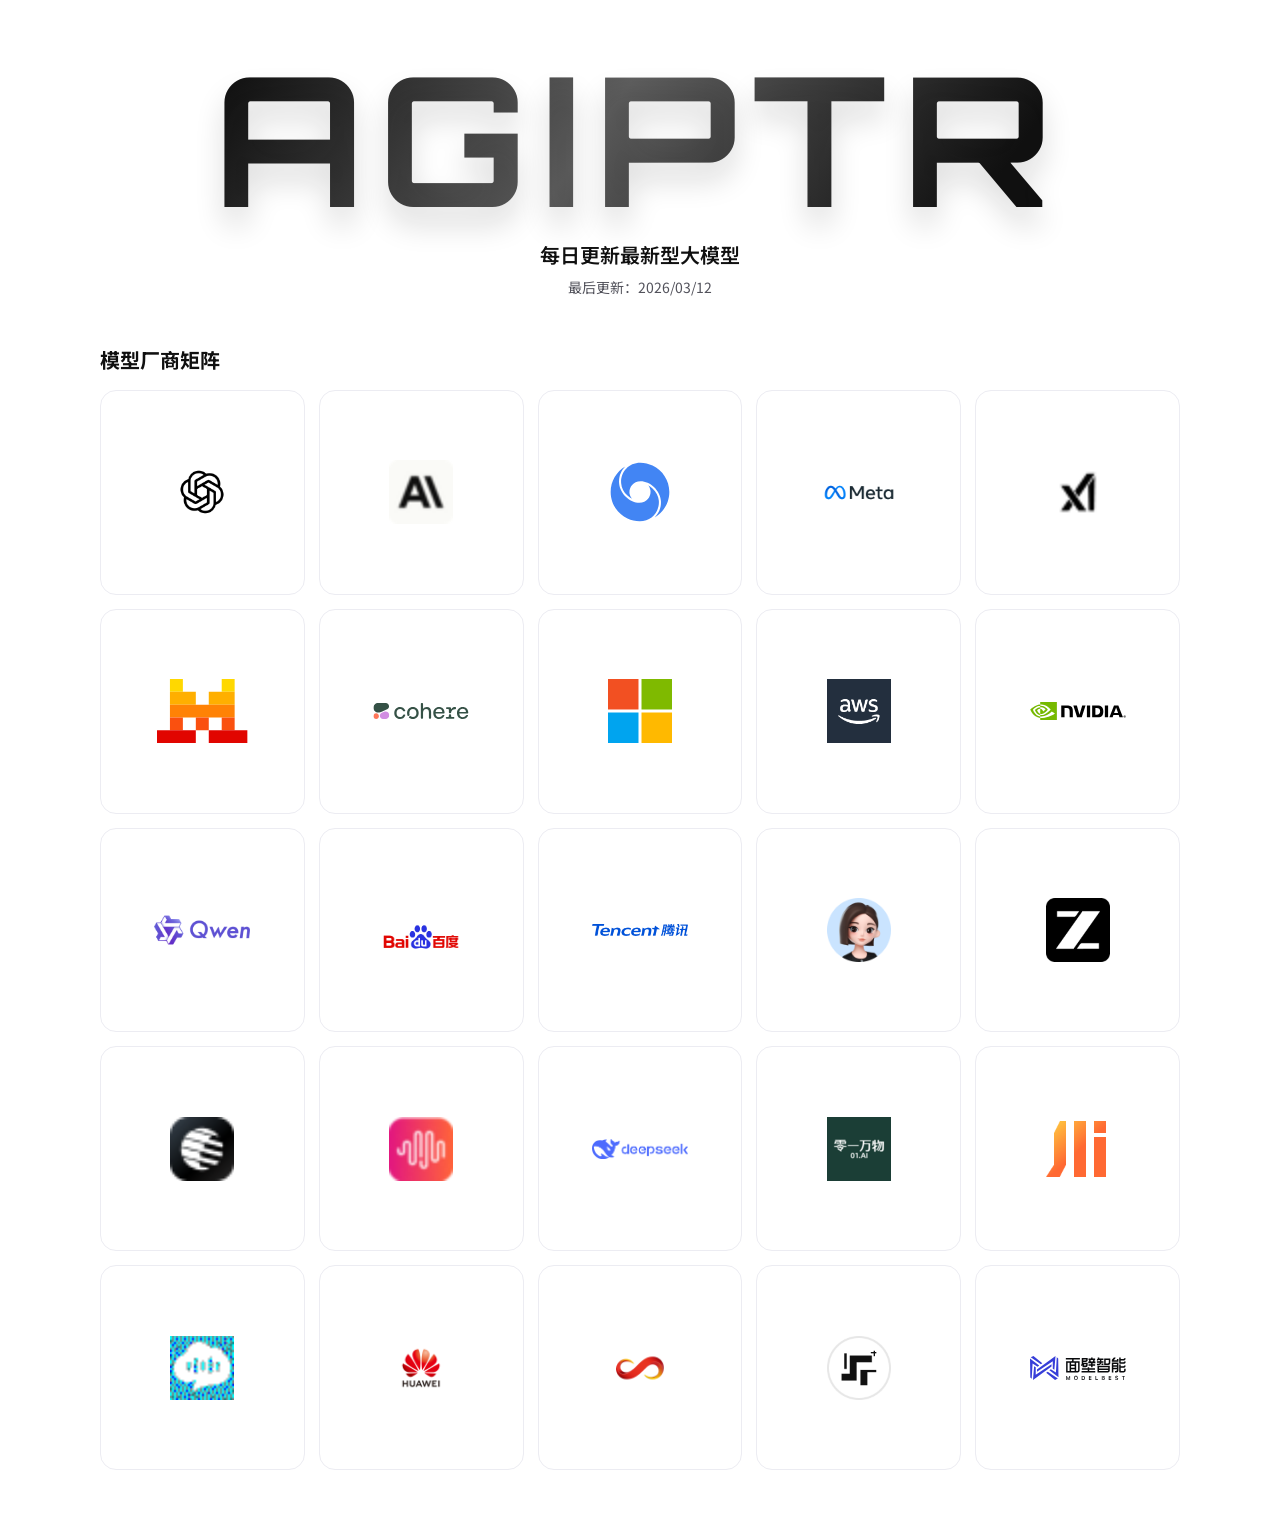
<file: index.html>
<!doctype html>
<html lang="zh-CN">
  <head>
    <meta charset="UTF-8" />
    <meta name="viewport" content="width=device-width, initial-scale=1.0" />
    <title>AGIptr · 每日更新最新型大模型</title>
    <link rel="preconnect" href="https://fonts.googleapis.com" />
    <link rel="preconnect" href="https://fonts.gstatic.com" crossorigin />
    <link
      href="https://fonts.googleapis.com/css2?family=Noto+Sans+SC:wght@400;500;700&family=Orbitron:wght@700;900&display=swap"
      rel="stylesheet"
    />
    <link rel="stylesheet" href="./styles.css" />
  </head>
  <body>
    <main class="page">
      <header class="hero">
        <h1 class="hero-logo">AGIptr</h1>
        <p class="hero-subtitle">每日更新最新型大模型</p>
        <p class="hero-date">最后更新：<span id="today-date"></span></p>
      </header>

      <section class="vendor-section" aria-label="模型厂商矩阵">
        <h2 class="section-title">模型厂商矩阵</h2>
        <div class="vendor-grid" id="vendor-grid"></div>
      </section>
    </main>

    <script src="./data/generated/site-data.js"></script>
    <script src="./index.js"></script>
  </body>
</html>
</file>
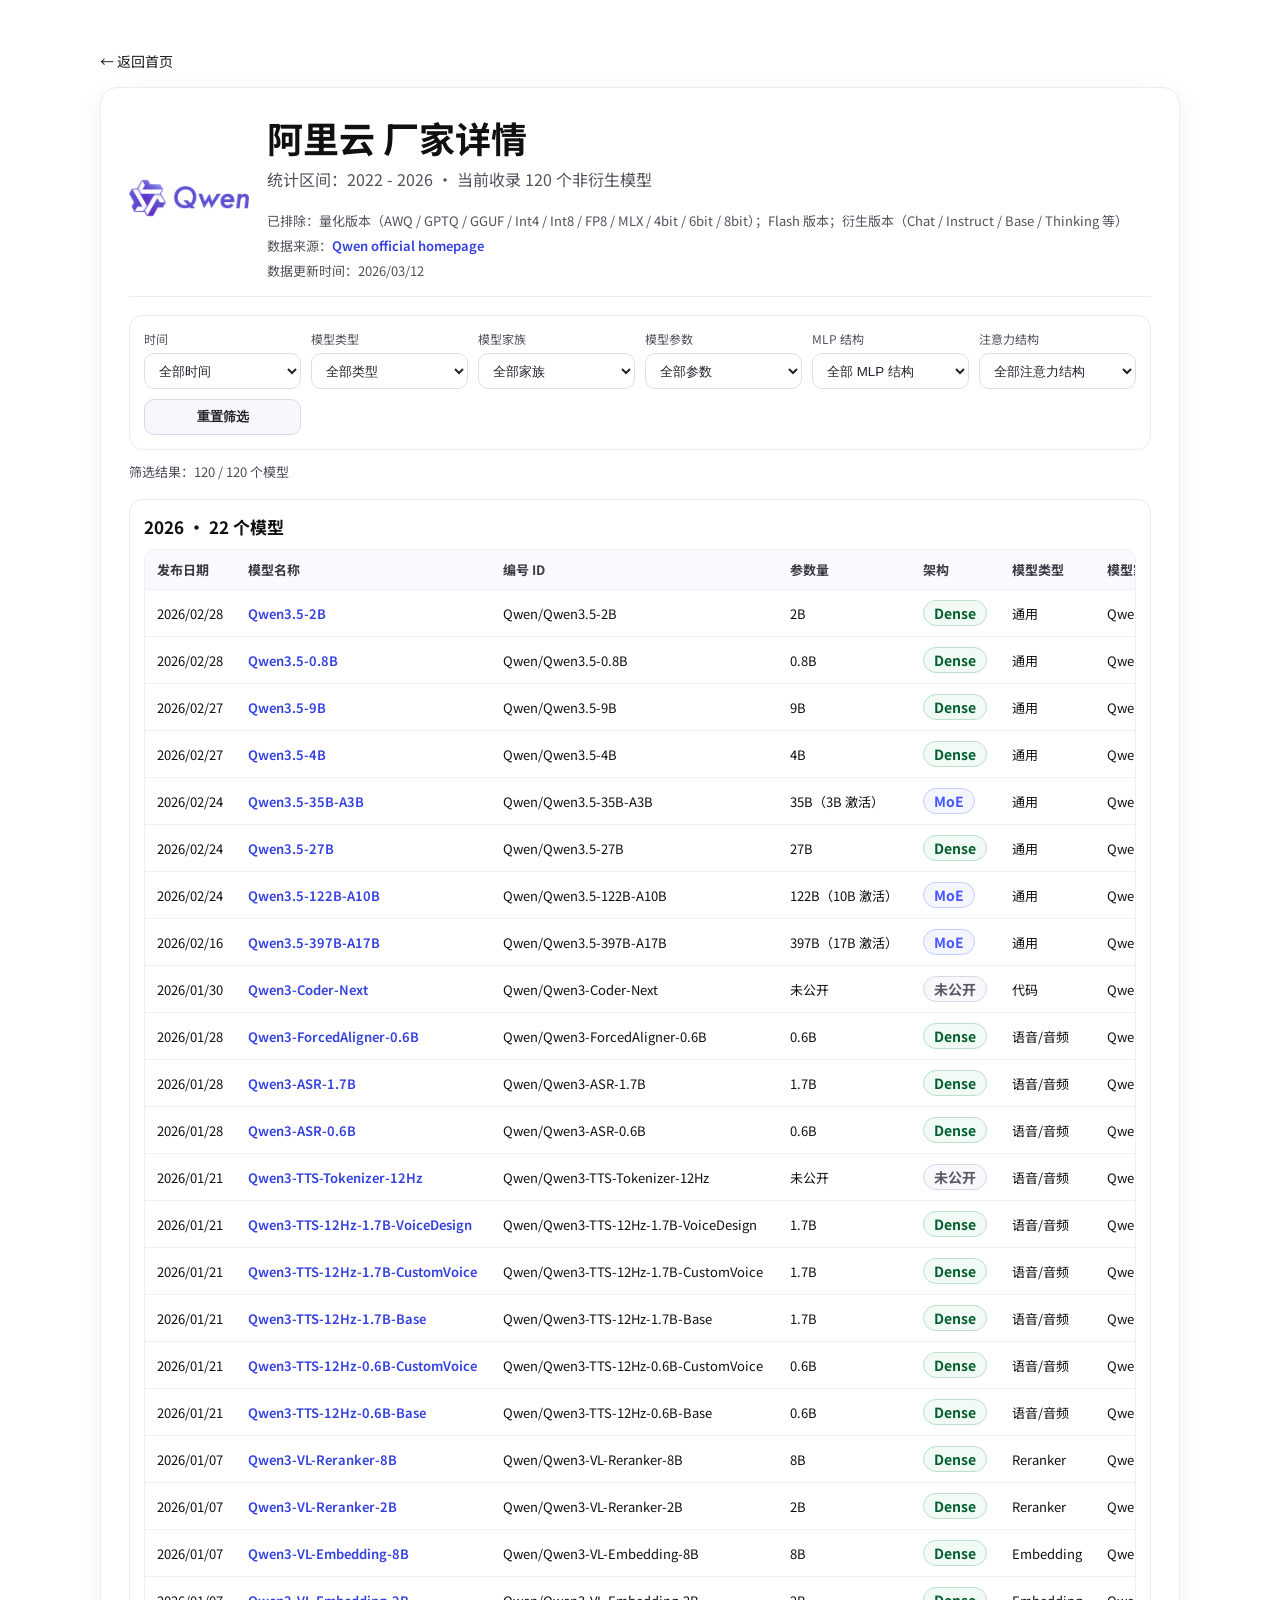
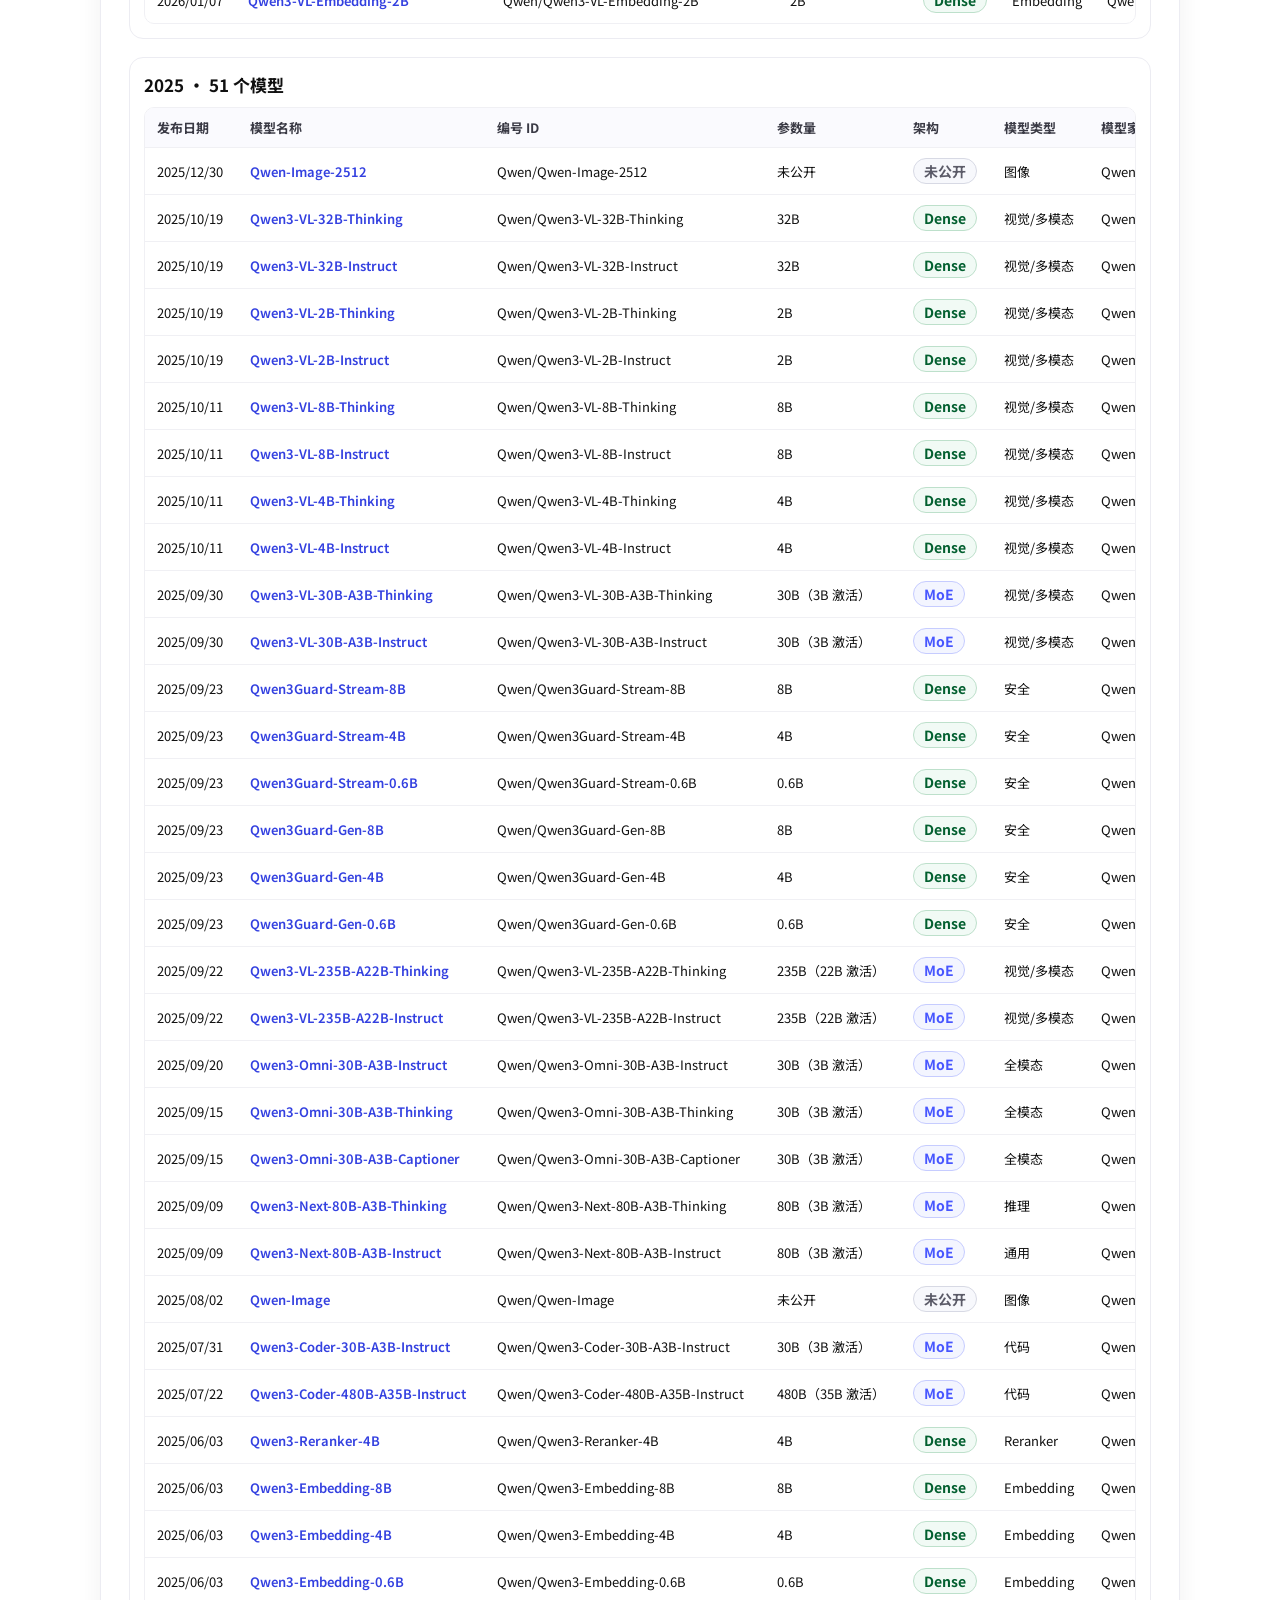
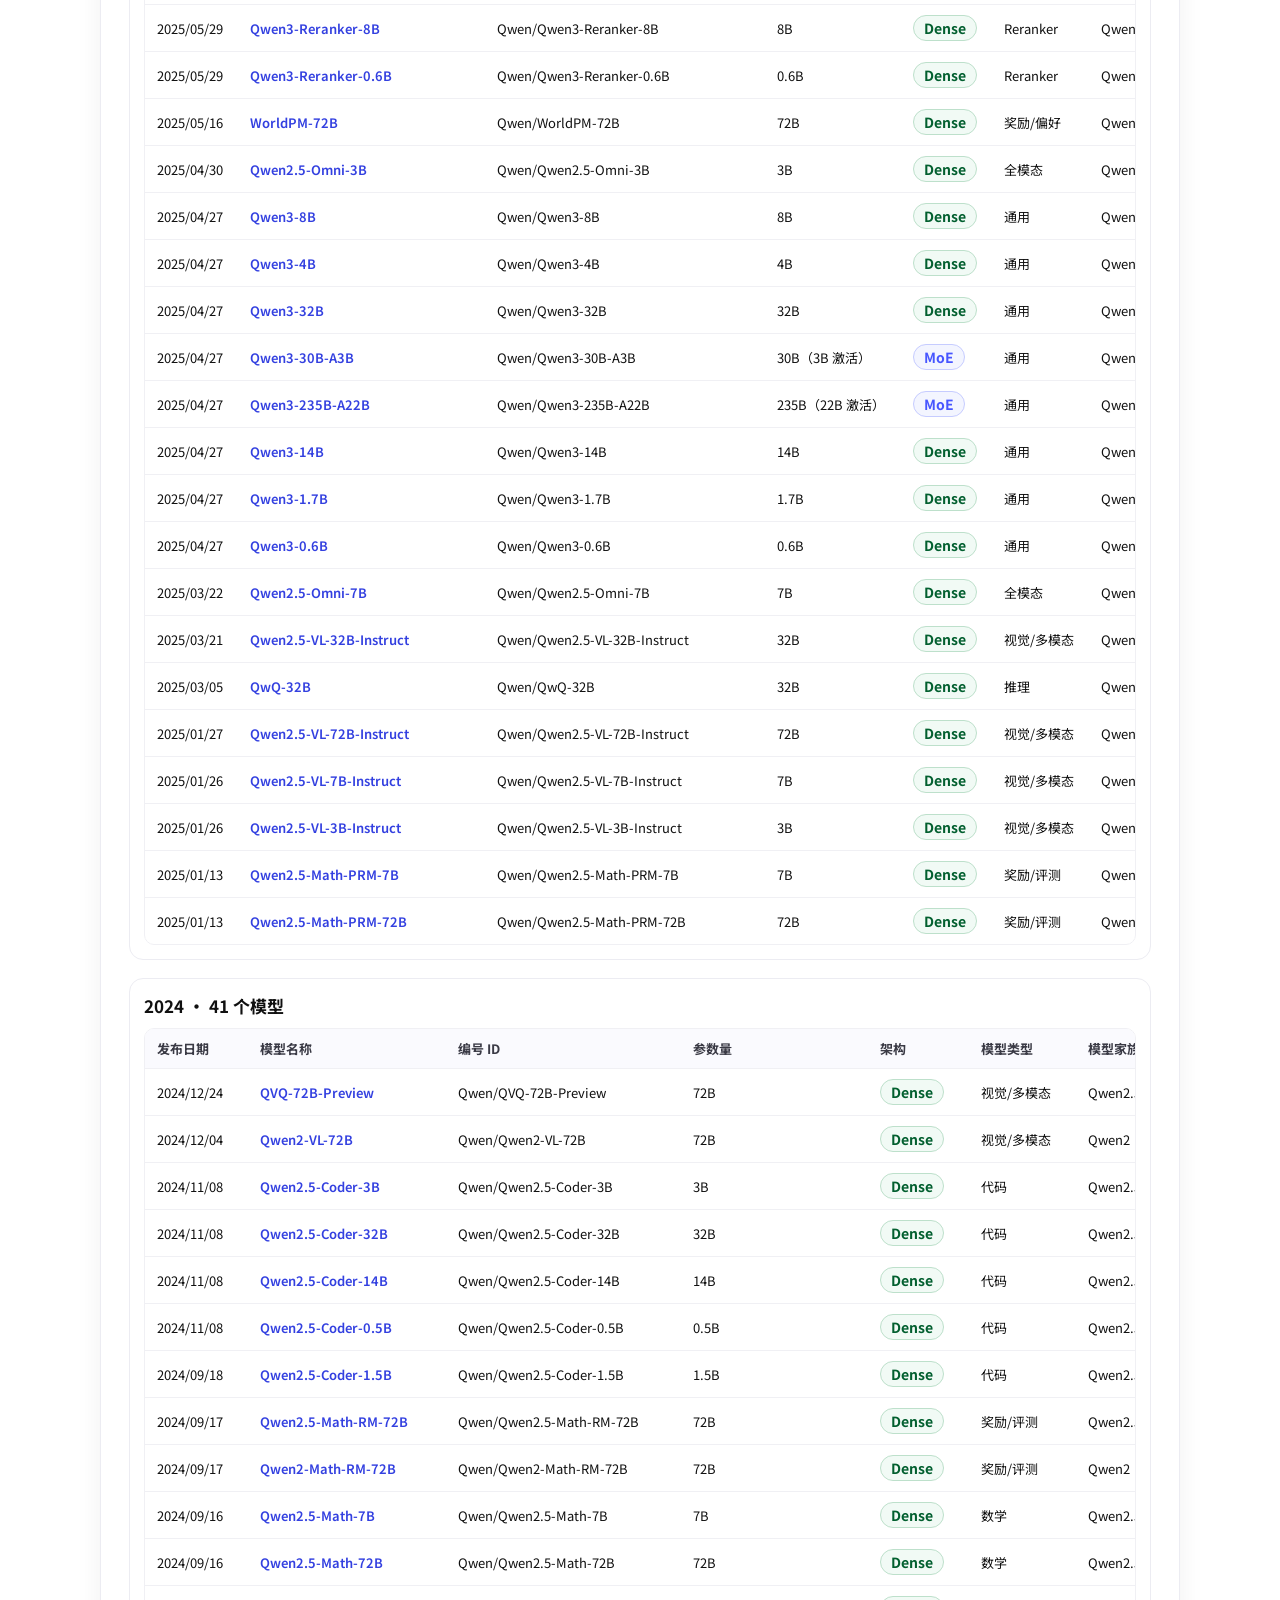
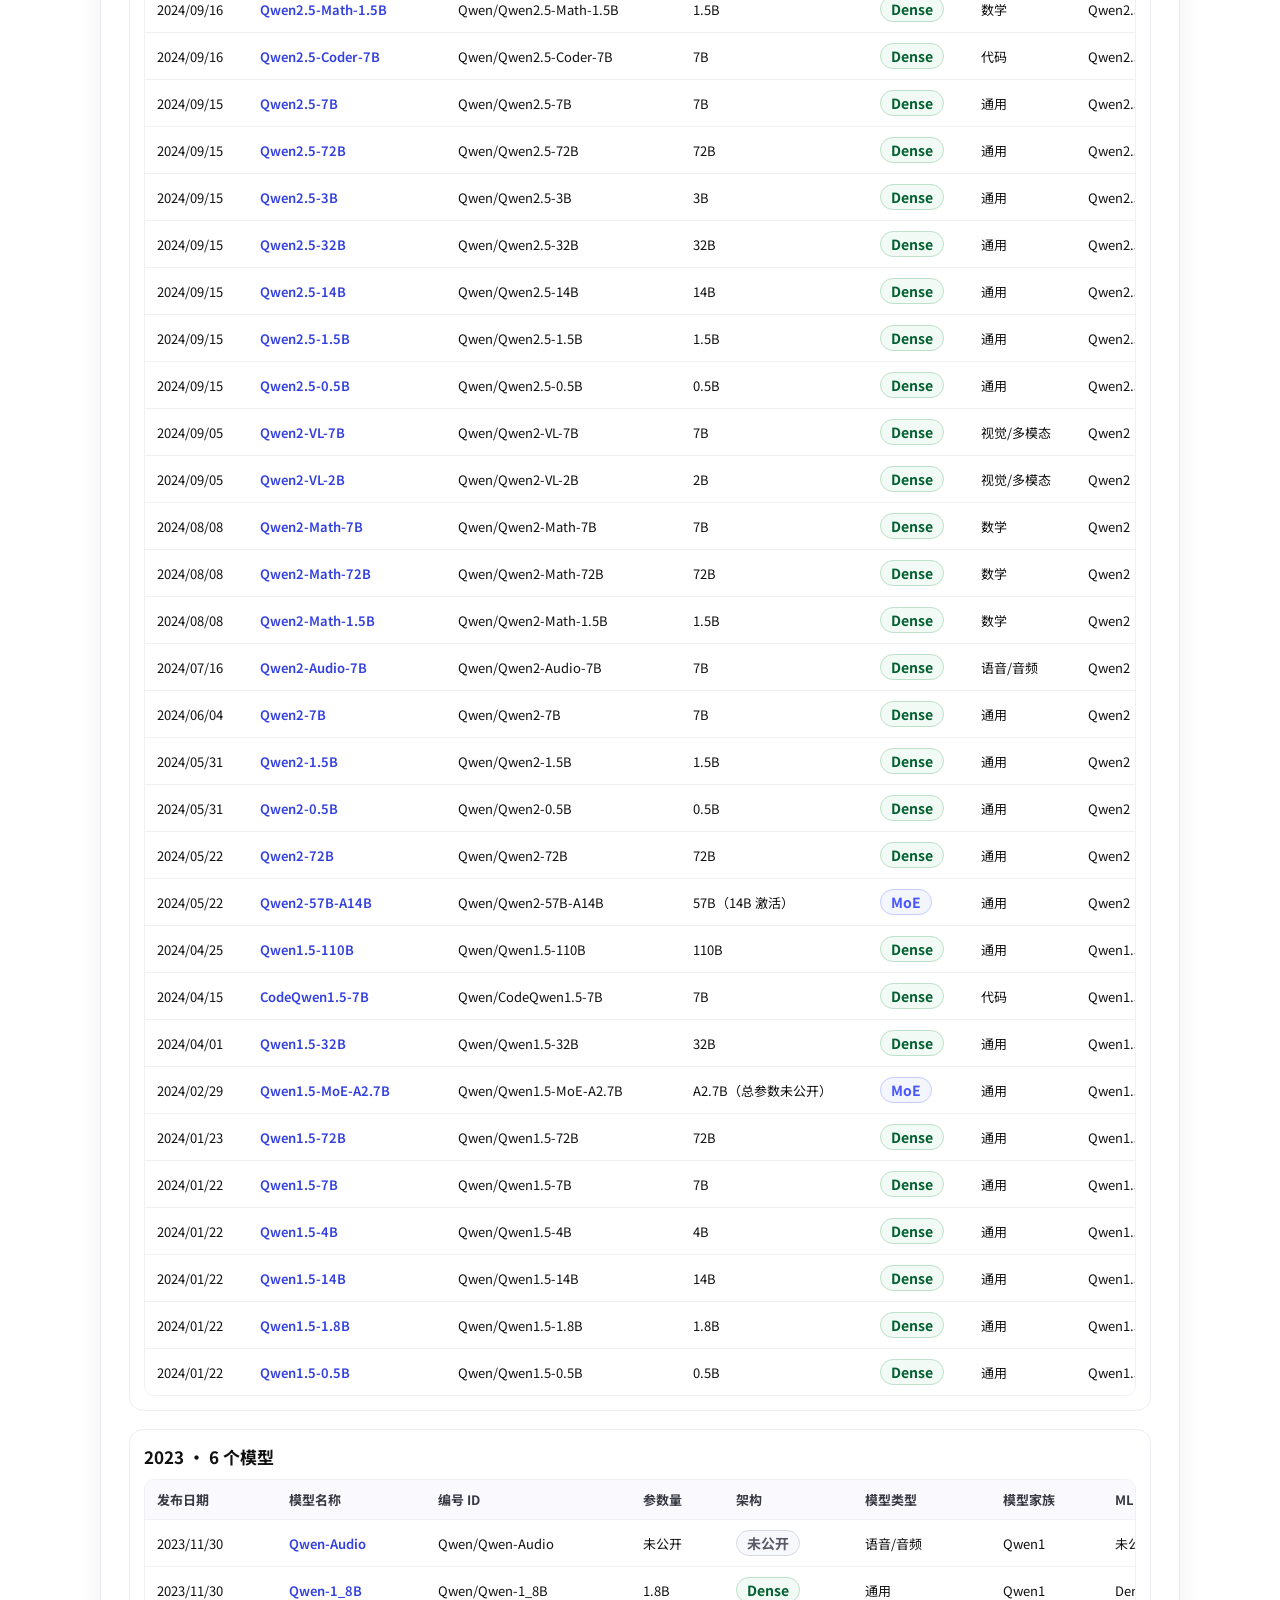
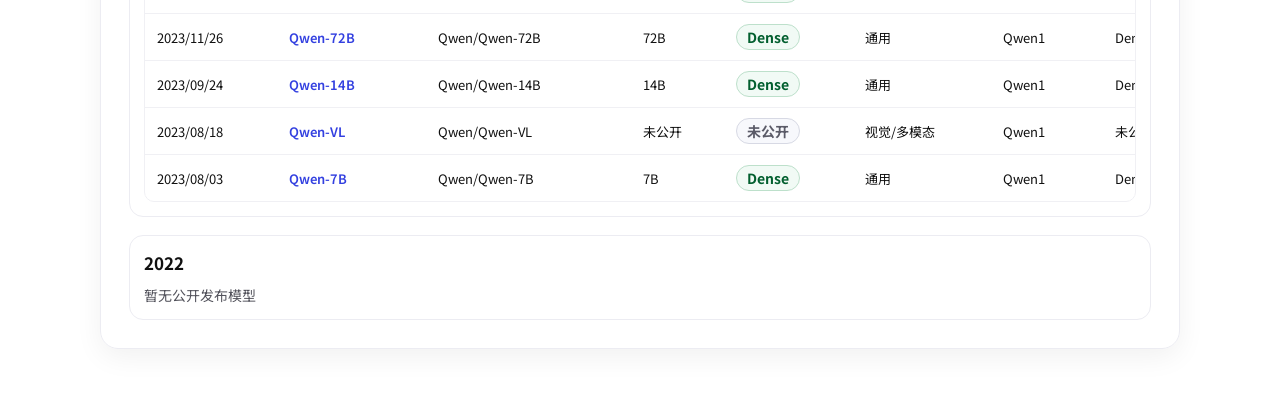
<file: model.html>
<!doctype html>
<html lang="zh-CN">
  <head>
    <meta charset="UTF-8" />
    <meta name="viewport" content="width=device-width, initial-scale=1.0" />
    <title>AGIptr · 厂家详情</title>
    <link rel="preconnect" href="https://fonts.googleapis.com" />
    <link rel="preconnect" href="https://fonts.gstatic.com" crossorigin />
    <link
      href="https://fonts.googleapis.com/css2?family=Noto+Sans+SC:wght@400;500;700&family=Orbitron:wght@700;900&display=swap"
      rel="stylesheet"
    />
    <link rel="stylesheet" href="./styles.css" />
  </head>
  <body>
    <main class="page detail-page">
      <a class="back-link" href="./index.html">← 返回首页</a>
      <section class="detail-card" id="model-detail"></section>
    </main>

    <script src="./data/generated/site-data.js"></script>
    <script src="./detail.js"></script>
  </body>
</html>
</file>
<file: styles.css>
:root {
  --bg: #ffffff;
  --text-main: #101010;
  --text-sub: #52525b;
  --line: #ececf2;
  --line-hover: #d1d1dc;
  --shadow: 0 14px 35px rgba(17, 17, 20, 0.14);
}

* {
  box-sizing: border-box;
}

body {
  margin: 0;
  color: var(--text-main);
  background: var(--bg);
  font-family: "Noto Sans SC", system-ui, -apple-system, sans-serif;
}

body.lightbox-open {
  overflow: hidden;
}

.page {
  width: min(1080px, calc(100vw - 48px));
  margin: 0 auto;
  padding: 48px 0 64px;
}

.hero {
  text-align: center;
  margin-bottom: 48px;
}

.hero-logo {
  margin: 0;
  font-family: "Orbitron", sans-serif;
  font-size: clamp(74px, 15vw, 180px);
  letter-spacing: 0.08em;
  text-transform: uppercase;
  line-height: 1;
  background: linear-gradient(125deg, #111111 12%, #5f5f5f 46%, #111111 82%);
  -webkit-background-clip: text;
  background-clip: text;
  color: transparent;
  text-shadow: 0 18px 30px rgba(17, 17, 17, 0.14);
}

.hero-subtitle {
  margin: 12px 0 8px;
  color: var(--text-main);
  font-size: 20px;
  font-weight: 600;
}

.hero-date {
  margin: 0;
  color: var(--text-sub);
  font-size: 14px;
}

.section-title {
  margin: 0 0 16px;
  font-size: 20px;
}

.vendor-grid {
  display: grid;
  gap: 14px;
  grid-template-columns: repeat(5, minmax(0, 1fr));
  grid-template-rows: repeat(5, minmax(0, 1fr));
  min-width: 720px;
}

.vendor-card {
  position: relative;
  aspect-ratio: 1 / 1;
  border: 1px solid var(--line);
  border-radius: 16px;
  display: flex;
  align-items: center;
  justify-content: center;
  overflow: hidden;
  background: #fff;
  text-decoration: none;
  color: inherit;
  transition: transform 0.25s ease, box-shadow 0.25s ease, border-color 0.25s ease;
}

.vendor-card:hover {
  transform: translateY(-7px);
  box-shadow: var(--shadow);
  border-color: var(--line-hover);
}

.vendor-logo {
  width: 78%;
  height: 78%;
  max-width: 96px;
  max-height: 64px;
  object-fit: contain;
}

.vendor-initial {
  width: 52px;
  height: 52px;
  display: none;
  align-items: center;
  justify-content: center;
  border-radius: 999px;
  background: #f4f4f7;
  color: #2b2b31;
  font-size: 15px;
  font-weight: 700;
}

.vendor-card.logo-fallback .vendor-logo {
  display: none;
}

.vendor-card.logo-fallback .vendor-initial {
  display: inline-flex;
}

.vendor-name {
  position: absolute;
  bottom: 8px;
  left: 8px;
  right: 8px;
  text-align: center;
  font-size: 12px;
  font-weight: 600;
  color: #101010;
  background: rgba(255, 255, 255, 0.94);
  border: 1px solid #f0f0f4;
  border-radius: 999px;
  padding: 5px 8px;
  opacity: 0;
  transform: translateY(8px);
  transition: opacity 0.2s ease, transform 0.2s ease;
}

.vendor-card:hover .vendor-name {
  opacity: 1;
  transform: translateY(0);
}

.vendor-section {
  overflow-x: auto;
  padding-bottom: 6px;
}

.detail-page {
  min-height: 100vh;
}

.back-link {
  display: inline-flex;
  align-items: center;
  gap: 6px;
  text-decoration: none;
  color: #1e1e22;
  font-size: 14px;
  margin-bottom: 16px;
}

.detail-card {
  border: 1px solid var(--line);
  border-radius: 18px;
  padding: 28px;
  box-shadow: 0 8px 28px rgba(0, 0, 0, 0.06);
}

.detail-title {
  margin: 0 0 8px;
  font-size: clamp(26px, 4vw, 36px);
  line-height: 1.2;
}

.detail-id {
  margin: 0 0 20px;
  color: var(--text-sub);
}

.vendor-detail-header {
  display: flex;
  align-items: center;
  gap: 18px;
  padding-bottom: 16px;
  border-bottom: 1px solid var(--line);
}

.vendor-detail-logo {
  width: 120px;
  height: 40px;
  object-fit: contain;
}

.vendor-detail-copy {
  min-width: 0;
}

.vendor-detail-tip,
.vendor-detail-source {
  margin: 6px 0 0;
  font-size: 13px;
  color: var(--text-sub);
}

.vendor-timeline {
  margin-top: 18px;
  display: grid;
  gap: 18px;
}

.vendor-filter-panel {
  margin-top: 18px;
  border: 1px solid var(--line);
  border-radius: 14px;
  padding: 14px;
  display: grid;
  gap: 10px;
  grid-template-columns: repeat(auto-fit, minmax(150px, 1fr));
  align-items: end;
}

.vendor-filter-item {
  display: grid;
  gap: 6px;
}

.vendor-filter-item label {
  font-size: 12px;
  color: var(--text-sub);
}

.vendor-filter-item select {
  width: 100%;
  border: 1px solid #dde0ea;
  border-radius: 10px;
  height: 36px;
  background: #fff;
  color: #23232a;
  padding: 0 10px;
}

.vendor-filter-reset {
  border: 1px solid #d7d9e4;
  border-radius: 10px;
  height: 36px;
  background: #f7f8fc;
  color: #23232a;
  font-weight: 600;
  cursor: pointer;
}

.vendor-filter-summary {
  margin: 12px 0 0;
  color: #4c4c59;
  font-size: 13px;
}

.model-detail-panel,
.model-derived-panel {
  border: 1px solid var(--line);
  border-radius: 14px;
  padding: 14px;
}

.model-derived-panel {
  margin-top: 16px;
}

.major-version-panel {
  border: 1px solid var(--line);
  border-radius: 14px;
  padding: 14px;
  margin-top: 16px;
}

.major-version-summary {
  margin: 0 0 12px;
  font-size: 14px;
  color: #353543;
}

.major-version-layout {
  display: grid;
  gap: 12px;
  grid-template-columns: minmax(260px, 360px) minmax(0, 1fr);
}

.major-version-figure {
  margin: 0;
  border: 1px solid #eceef6;
  border-radius: 10px;
  padding: 10px;
  background: #fff;
}

.major-version-figure img {
  width: 100%;
  height: auto;
  display: block;
  border-radius: 8px;
}

.major-version-zoom-trigger {
  width: 100%;
  display: block;
  border: 0;
  padding: 0;
  margin: 0;
  background: transparent;
  position: relative;
  cursor: zoom-in;
}

.major-version-zoom-trigger img {
  width: 100%;
  height: auto;
  display: block;
  border-radius: 8px;
}

.major-version-zoom-hint {
  position: absolute;
  right: 10px;
  bottom: 10px;
  border-radius: 999px;
  background: rgba(17, 17, 25, 0.78);
  color: #fff;
  font-size: 12px;
  font-weight: 600;
  padding: 4px 10px;
  opacity: 0.86;
  transition: opacity 0.2s ease;
}

.major-version-zoom-trigger:hover .major-version-zoom-hint {
  opacity: 1;
}

.major-version-figure figcaption {
  margin-top: 8px;
  font-size: 12px;
  color: var(--text-sub);
}

.major-version-metrics {
  display: grid;
  grid-template-columns: repeat(auto-fit, minmax(170px, 1fr));
  gap: 10px;
}

.major-metric-item {
  border: 1px solid #eceef5;
  border-radius: 10px;
  padding: 10px;
}

.major-metric-label {
  display: block;
  font-size: 12px;
  color: var(--text-sub);
  margin-bottom: 4px;
}

.major-metric-value {
  margin: 0;
  font-size: 14px;
  color: #202028;
  font-weight: 600;
}

.major-version-links {
  margin-top: 12px;
  display: flex;
  flex-wrap: wrap;
  gap: 8px;
}

.major-link {
  border: 1px solid #d7d9e4;
  border-radius: 999px;
  padding: 6px 12px;
  text-decoration: none;
  color: #3340e0;
  font-size: 13px;
  font-weight: 600;
}

.major-link:hover {
  background: #f4f6ff;
}

.major-version-source {
  margin: 10px 0 0;
  color: var(--text-sub);
  font-size: 12px;
}

.architecture-lightbox {
  position: fixed;
  inset: 0;
  z-index: 9999;
  display: none;
}

.architecture-lightbox.is-open {
  display: block;
}

.architecture-lightbox-backdrop {
  position: absolute;
  inset: 0;
  background: rgba(10, 10, 15, 0.76);
}

.architecture-lightbox-panel {
  position: relative;
  margin: 26px auto;
  width: min(1500px, calc(100vw - 40px));
  height: calc(100vh - 52px);
  display: grid;
  gap: 10px;
  grid-template-rows: minmax(0, 1fr) auto;
  background: #fff;
  border-radius: 14px;
  padding: 16px;
  box-shadow: 0 20px 50px rgba(8, 8, 14, 0.32);
}

.architecture-lightbox-close {
  position: absolute;
  top: 8px;
  right: 8px;
  width: 36px;
  height: 36px;
  border-radius: 999px;
  border: 1px solid #d7d9e4;
  background: rgba(255, 255, 255, 0.92);
  color: #2d2d36;
  font-size: 22px;
  line-height: 1;
  cursor: pointer;
}

.architecture-lightbox-image {
  width: 100%;
  height: 100%;
  object-fit: contain;
}

.architecture-lightbox-caption {
  margin: 0;
  color: #4d4d59;
  font-size: 13px;
}

.model-detail-grid {
  display: grid;
  grid-template-columns: repeat(auto-fit, minmax(180px, 1fr));
  gap: 10px;
}

.model-detail-item {
  border: 1px solid #eceef5;
  border-radius: 10px;
  padding: 10px;
}

.model-detail-label {
  display: block;
  font-size: 12px;
  color: var(--text-sub);
  margin-bottom: 4px;
}

.model-detail-value {
  margin: 0;
  font-size: 14px;
  color: #202028;
  font-weight: 600;
}

.model-link {
  color: #3340e0;
  text-decoration: none;
  font-weight: 600;
}

.model-link:hover {
  text-decoration: underline;
}

.vendor-year-block {
  border: 1px solid var(--line);
  border-radius: 14px;
  padding: 14px;
  overflow: hidden;
}

.vendor-year-title {
  margin: 0 0 10px;
  font-size: 17px;
}

.vendor-year-empty {
  margin: 0;
  color: var(--text-sub);
  font-size: 14px;
}

.vendor-table-wrap {
  overflow-x: auto;
  width: 100%;
  max-width: 100%;
  border: 1px solid #f0f0f4;
  border-radius: 10px;
}

.vendor-table {
  width: max(1240px, 100%);
  border-collapse: collapse;
}

.vendor-table th,
.vendor-table td {
  text-align: left;
  padding: 10px 12px;
  border-bottom: 1px solid #f0f0f4;
  font-size: 13px;
  vertical-align: middle;
  white-space: nowrap;
}

.vendor-table td:nth-child(2),
.vendor-table td:nth-child(3) {
  max-width: 360px;
  white-space: normal;
  word-break: break-word;
}

.vendor-table th {
  font-weight: 700;
  color: #3a3a45;
  background: #fafafe;
}

.vendor-table tr:last-child td {
  border-bottom: 0;
}

.vendor-table tr.is-current td {
  background: #eef2ff;
}

.chip {
  display: inline-flex;
  align-items: center;
  border-radius: 999px;
  padding: 2px 10px;
  font-size: 14px;
  font-weight: 700;
  border: 1px solid #dbdde7;
}

.chip.moe {
  color: #4756ff;
  border-color: #c6ccff;
  background: #f3f5ff;
}

.chip.dense {
  color: #025f2f;
  border-color: #bde0cb;
  background: #f1faf5;
}

.chip.neutral {
  color: #5b5b68;
  border-color: #d7d9e4;
  background: #f7f8fc;
}

.empty-state {
  margin: 0;
  color: var(--text-sub);
}

@media (max-width: 640px) {
  .page {
    width: min(1080px, calc(100vw - 28px));
    padding-top: 28px;
  }

  .vendor-detail-header {
    align-items: flex-start;
    flex-direction: column;
  }

  .vendor-filter-panel {
    grid-template-columns: 1fr;
  }

  .vendor-detail-logo {
    width: 110px;
    height: 36px;
  }

  .major-version-layout {
    grid-template-columns: 1fr;
  }

  .architecture-lightbox-panel {
    margin: 18px auto;
    width: calc(100vw - 20px);
    height: calc(100vh - 36px);
    padding: 12px;
  }
}
</file>
